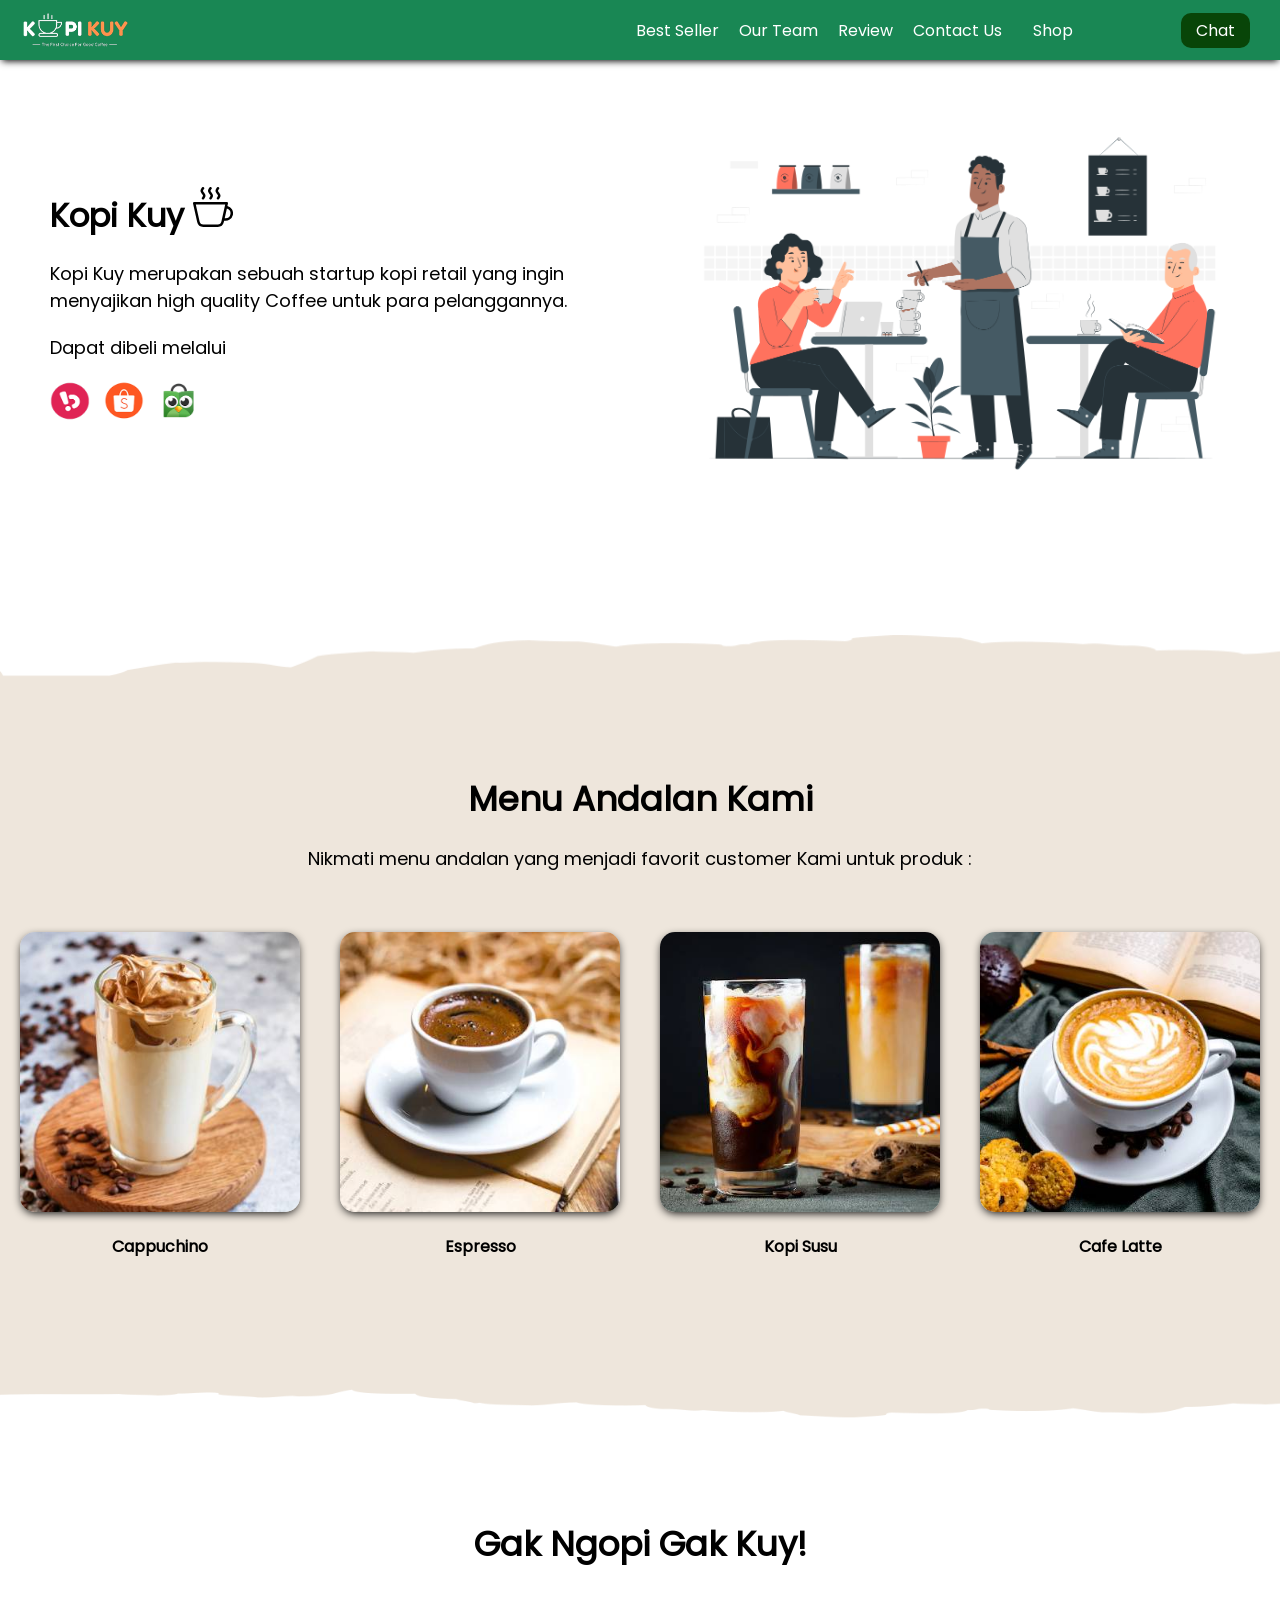
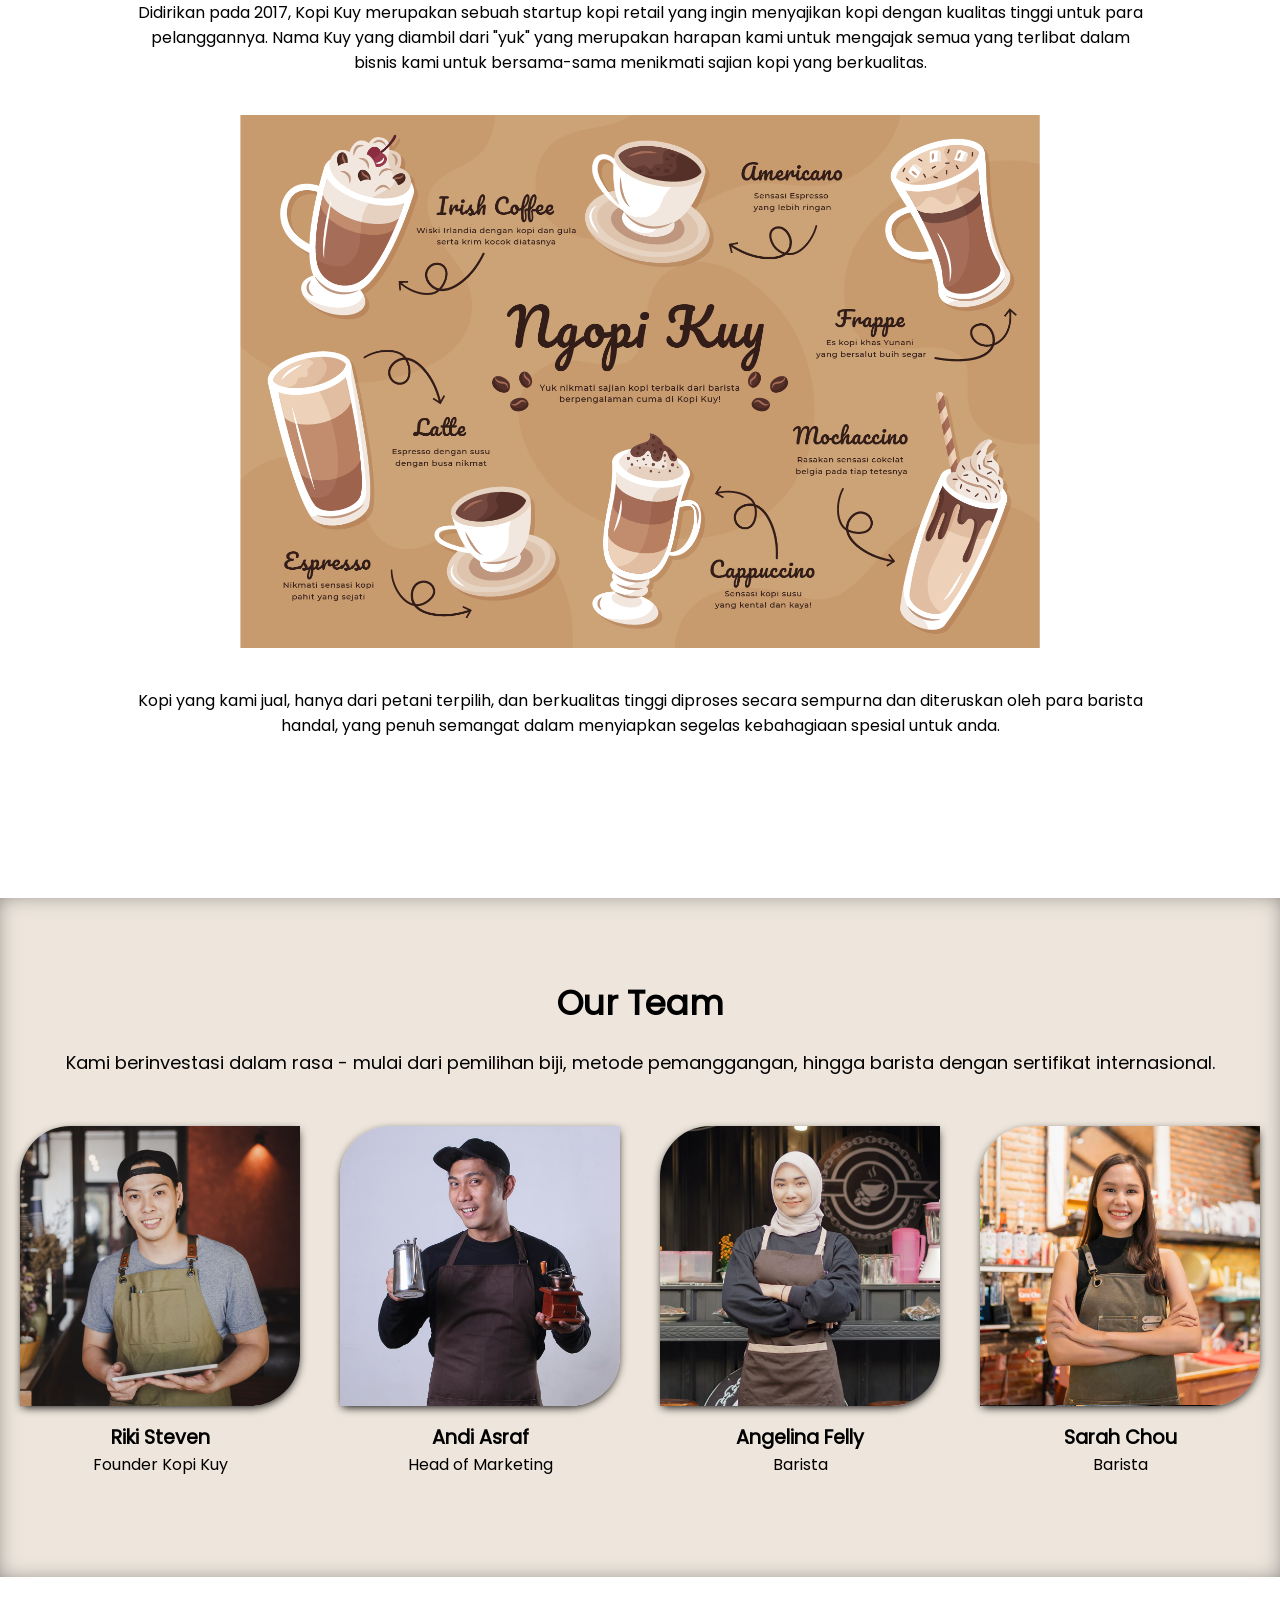
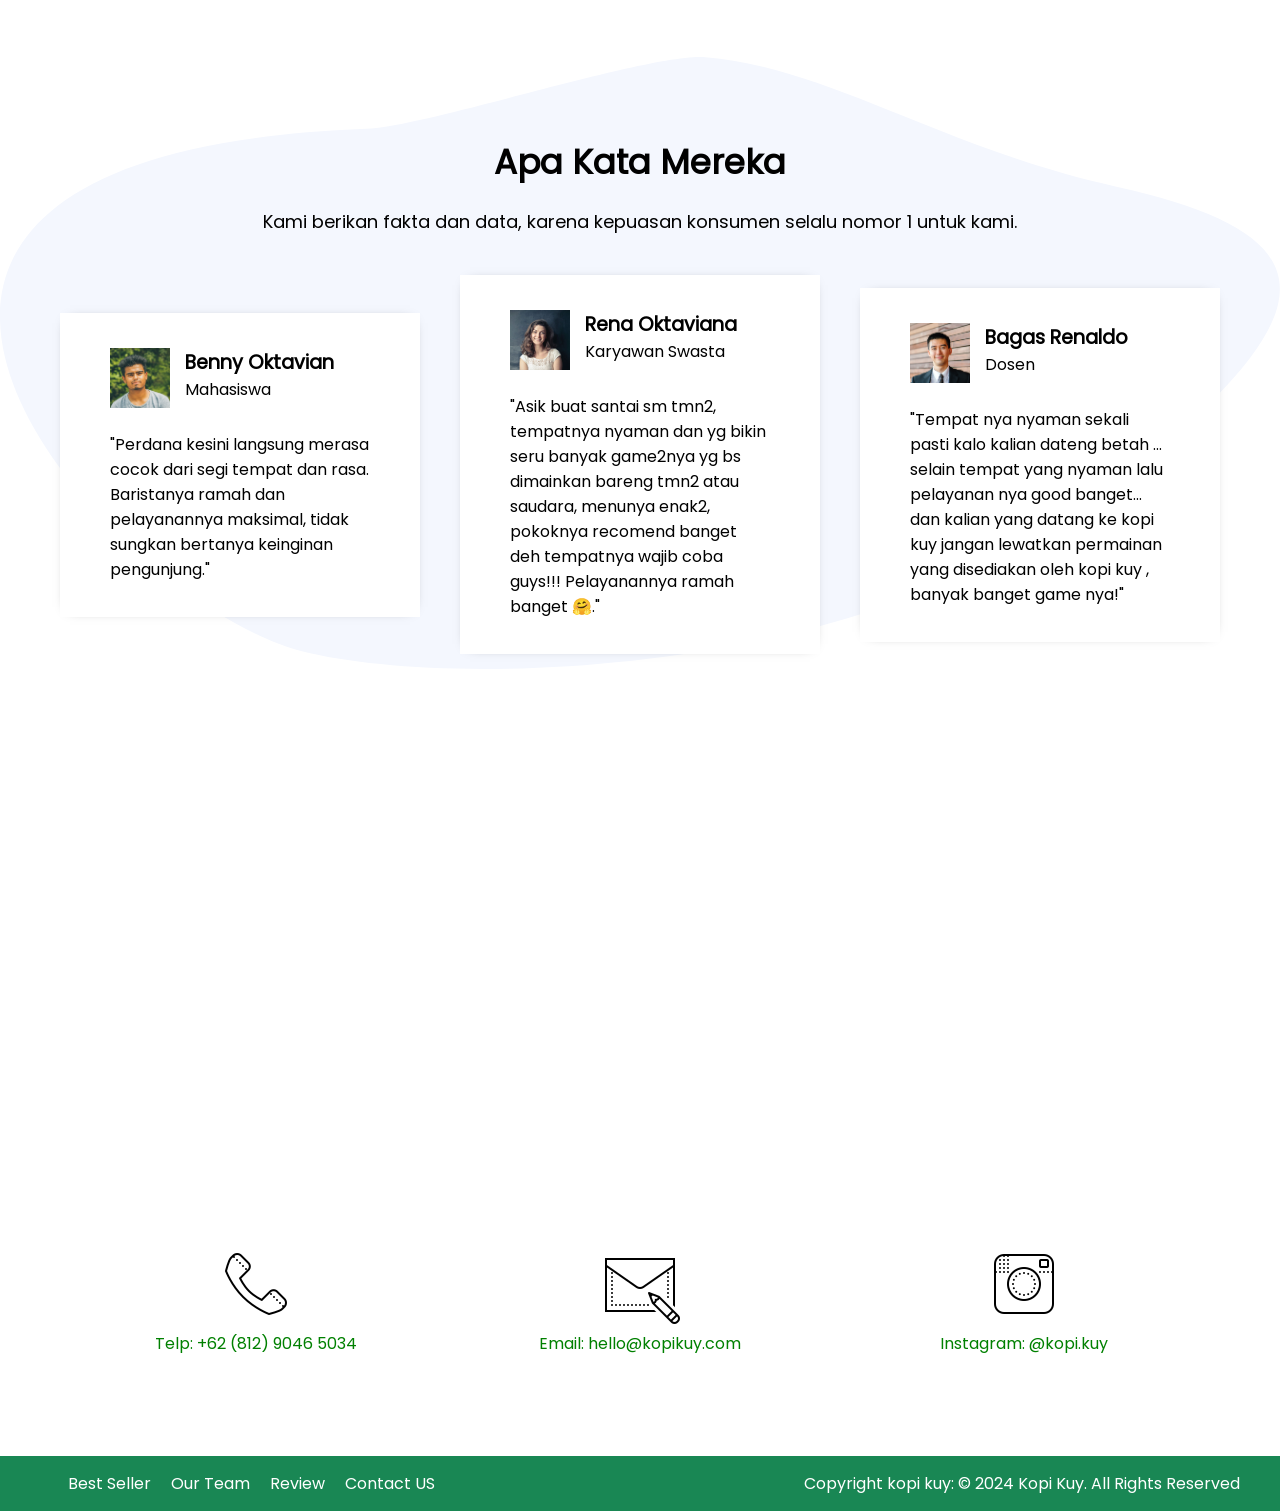
<file: index.html>
<!DOCTYPE html>
<html lang="id">

<head>
    <meta charset="UTF-8">
    <meta http-equiv="X-UA-Compatible" content="IE=edge">
    <meta name="viewport" content="width=device-width, initial-scale=1.0">
    <link rel="shortcut icon" href="images/favicon.ico" type="image/x-icon">
    <title>Website Kopi Kuy</title>
    <link rel="stylesheet" href="css/style.css">
</head>

<body>
    <nav>
        <img class="logo" src="images/logo/logo_kuy.png">
        <div class="navigasi">
            <a href="#best-seller">Best Seller</a>
            <a href="#our-team">Our Team</a>
            <a href="#review">Review</a>
            <a href="#contact-us">Contact Us</a>
        </div>
        <a class="shop" href="produk.html">Shop</a>
        <a class="chat" href="https://wa.me/628123456?text=Saya ingin bertanya" target="_blank">Chat</a>
    </nav>

    <!--Tulis kode header mulai di baris 28-->

    <header>
        <div class="kiri">
            <h1>Kopi Kuy <img src="images/icon/icon_kopi.svg" alt=""></h1>
            <p>Kopi Kuy merupakan sebuah startup kopi retail yang ingin menyajikan
                high quality Coffee untuk para pelanggannya.
            </p>
            <p> Dapat dibeli melalui</p>
            <div class="olshop">
                <img src="images/logo/logo_bukalapak.png" alt="">
                <img src="images/logo/logo_shopee.png" alt="">
                <img src=" images/logo/logo_tokopedia.png" alt="">
            </div>
        </div>
        <div class="kanan">
            <img src="images/header/header2.png" alt="">
        </div>
    </header>

    <section class="best-seller" id="best-seller">
        <h2>Menu Andalan Kami</h2>
        <p>Nikmati menu andalan yang menjadi favorit customer Kami

            untuk produk :
        </p>
        <div class="produk">
            <img src="images/produk/product_capuchino.jpg" alt="">
            <p>Cappuchino</p>
        </div>
        <div class="produk">
            <img src="images/produk/product_espresso.jpg" alt="">
            <p>Espresso</p>
        </div>
        <div class="produk">
            <img src="images/produk/product_kopi_susu.jpg" alt="">
            <p>Kopi Susu</p>
        </div>
        <div class="produk">
            <img src="images/produk/product_latte.jpg" alt="">
            <p>Cafe Latte</p>
        </div>
    </section>

    <section class="about-us" id="about-us">
        <h2>Gak Ngopi Gak Kuy!</h2>
        <p>Didirikan pada 2017, Kopi Kuy merupakan sebuah startup kopi retail
            yang ingin menyajikan kopi dengan kualitas tinggi untuk para pelanggannya.
            Nama Kuy yang diambil dari "yuk" yang merupakan harapan kami untuk mengajak semua
            yang terlibat dalam bisnis kami untuk bersama-sama menikmati sajian kopi yang berkualitas.
        </p>
        <img src="images/about-us/aset_kopi_jumbo.png" alt="">
        <p>Kopi yang kami jual, hanya dari petani terpilih, dan berkualitas tinggi diproses
            secara sempurna dan diteruskan oleh para barista handal, yang penuh semangat
            dalam menyiapkan segelas kebahagiaan spesial untuk anda.</p>
    </section>

    <section class="our-team" id="our-team">
        <h2>Our Team</h2>
        <p>Kami berinvestasi dalam rasa - mulai dari pemilihan biji, metode pemanggangan,
            hingga barista dengan sertifikat internasional.</p>
        <div class="team">
            <img src="images/team/team1.jpg" alt="">
            <h3>Riki Steven</h3>
            <p>Founder Kopi Kuy</p>
        </div>
        <div class="team">
            <img src="images/team/team2.jpg" alt="">
            <h3>Andi Asraf</h3>
            <p>Head of Marketing</p>
        </div>
        <div class="team">
            <img src="images/team/team3.jpg" alt="">
            <h3>Angelina Felly</h3>
            <p>Barista</p>
        </div>
        <div class="team">
            <img src="images/team/team4.jpg" alt="">
            <h3>Sarah Chou</h3>
            <p>Barista</p>
        </div>
    </section>

    <section class="review" id="review">
        <h2>Apa Kata Mereka</h2>
        <p>Kami berikan fakta dan data, karena kepuasan konsumen selalu nomor 1 untuk kami.</p>
        <div class="testimoni">
            <img src="images/customer/customer1.jpg" alt="">
            <div class="profile">
                <h3>Benny Oktavian</h3>
                <p>Mahasiswa</p>
            </div>
            <p>"Perdana kesini langsung merasa cocok dari segi tempat dan rasa.
                Baristanya ramah dan pelayanannya maksimal, tidak sungkan bertanya keinginan pengunjung."
            </p>
        </div>
        <div class="testimoni">
            <img src="images/customer/customer2.jpg" alt="">
            <div class="profile">
                <h3>Rena Oktaviana</h3>
                <p>Karyawan Swasta</p>
            </div>
            <p>"Asik buat santai sm tmn2, tempatnya nyaman dan yg bikin seru banyak game2nya
                yg bs dimainkan bareng tmn2 atau saudara, menunya enak2, pokoknya recomend
                banget deh tempatnya wajib coba guys!!! Pelayanannya ramah banget 🤗."
            </p>
        </div>
        <div class="testimoni">
            <img src="images/customer/customer3.jpg" alt="">
            <div class="profile">
                <h3>Bagas Renaldo</h3>
                <p>Dosen</p>
            </div>
            <p>"Tempat nya nyaman sekali pasti kalo kalian dateng betah ...
                selain tempat yang nyaman lalu pelayanan nya good banget...
                dan kalian yang datang ke kopi kuy jangan lewatkan permainan yang disediakan
                oleh kopi kuy , banyak banget game nya!"
            </p>
        </div>
    </section>

    <section class="contact-us" id="contact-us">
        <iframe
            src="https://www.google.com/maps/embed?pb=!1m14!1m8!1m3!1d7932.741866032694!2d106.668581!3d-6.214715!3m2!1i1024!2i768!4f13.1!3m3!1m2!1s0x2e69f9912c7f297b%3A0xe5a3a671dae861ab!2sKopi%20kuy!5e0!3m2!1sid!2sid!4v1680617229460!5m2!1sid!2sid"
            allowfullscreen="" loading="lazy" referrerpolicy="no-referrer-when-downgrade"></iframe>
        <div class="kontak">
            <img src="images/icon/icon_phone.png" alt="">
            <p>Telp: +62 (812) 9046 5034</p>
        </div>
        <div class="kontak">
            <img src="images/icon/icon_mail.png" alt="">
            <p>Email: hello@kopikuy.com</p>
        </div>
        <div class="kontak">
            <img src="images/icon/icon_instagram.png" alt="">
            <p>Instagram: @kopi.kuy</p>
        </div>
    </section>

    <footer>
        <div class="navigasi">
            <a href="#best-seller">Best Seller</a>
            <a href="#our-team">Our Team</a>
            <a href="#review">Review</a>
            <a href="#contact-us">Contact US</a>

        </div>
        <div class="copyright">
            <p>Copyright kopi kuy: © 2024 Kopi Kuy. All Rights Reserved</p>
        </div>
    </footer>
</body>

</html>
</file>
<file: css/style.css>
/* Kode * di bawah ini untuk mereset tampilan setiap web browser supaya seragam */

* {
   box-sizing: border-box;
   margin: 0;
   padding: 0;
}

html {
   /* scroll-behavior: smooth agar scroll ketika klik pada navigasi menjadi halus */
   scroll-behavior: smooth;
}

/* 
Kode di bawah ini untuk mengatur nav sampai footer agar memiliki tampilan flexibel
selengkapnya akan di bahas di hari ke 3
*/

nav,
header,
section,
footer {
   /* 
      display: flex memiliki pengaturan yang dapat mengatur agar elemen
      di dalamnya memiliki ukuran yang fleksibel
      digunakan saat ada elemen yang isinya lebih dari satu kolom
   */
   display: flex;
   /* 
      align-items: center mengatur elemen di dalamnya rata tengah vertikal
   */
   align-items: center;

   /* 
      justify-content: center mengatur elemen di dalamnya rata tengah horizontal
   */
   justify-content: center;

   /* 
      flex-wrap: wrap mengatur agar jika lebar elemen berlebih, maka elemen
      akan otomatis diletakan di baris baru (tidak dipaksakan di satu baris)
   */
   flex-wrap: wrap;
}



/* 
Kode @font-face untuk menginstall font ke dalam Website 
src adalah untuk lokasi fontnya, font dapat di cari di website https://fonts.google.com/
dengan memberi nama family, maka kita mendaftarkan font tersebut ke dalam website
*/

@font-face {
   src: url(../fonts/poppins.woff2);
   font-family: 'Poppins';
}

body {
   /* 
   mendaftarkan semua teks pada body menjadi family Poppins 
   kenapa pada body? karena elemen body membungkus semua elemen dari nav section sampai footer
   */
   font-family: 'Poppins';
}

/*
Misalnya ada font dari google yang bernama Irish Grover yang berada di:
https://fonts.gstatic.com/s/irishgrover/v23/buExpoi6YtLz2QW7LA4flVgv__RP.woff2

maka bisa coba copy kode berikut untuk menginstall font tadi:

@font-face {
  font-family: 'Irish Grover';
  font-style: normal;
  font-weight: 400;
  src: url(https://fonts.gstatic.com/s/irishgrover/v23/buExpoi6YtLz2QW7LA4flVgv__RP.woff2) format('woff2');
}

Jika kode di atas sudah di copy
Nanti pada element yang ingin menggunakan font Irish Grover Tadi, tinggal diganti font-familynya
misal mau mengganti h1 dan h2 maka kodenya sebagai berikut:

h1,h2 {
   font-family: 'Irish Grover';
}

*/


a {
   /* menghilangkan garis bawah pada link */
   text-decoration: none;

   /* 
   color: adalah untuk mengganti warna tulisan.
   color:unset digunakan pada a untuk menghilangkan warna bawaan pada link (biasanya warna biru) 
   */
   color: unset;
}

h2 {
   /* mengatur ukuran huruf ke 34 pixel */
   font-size: 34px;
}

h3 {
   /* mengatur ukuran huruf ke 1.2rem */
   font-size: 1.2rem;
}

h1,
h2,
h3 {
   /* mengatur tebal huruf bisa bold, normal*/
   font-weight: bold;
}

img {
   /* 
      kode max-width artinya lebar maksimal
      mengatur agar semua elemen img memiliki lebar maksimal 100% agar
      besar gambar tidak melebihi layar ataupun elemen pembungkus
   */
   max-width: 100%;
}

/* Navigasi */

nav {
   /* 
   background-color mengatur warna latar belakang 
   untuk pengguna hp, pergantian warna tidak bisa seperti vs code
   hanya dapat menggunakan warna bahasa inggris seperti: red, green, brown, purple dsb
   untuk pengguna vscode silahkan arahkan mouse ke kotak warna di bawah
   untuk mengganti warna sesuai keinginan
   */
   background-color: #198754;

   /* box-shadow membuat efek bayangan */
   box-shadow: 0 3px 7px -2px #000;

   /* width mengatur lebar elemen. 100% agar lebarnya full dari kiri sampai kanan layar */
   width: 100%;

   /* 
   padding digunakan untuk memberi jarak ke dalam. 
   efeknya bila digunakan pada elemen yang memiliki warna latar akan membuat elemen tersebut 'gemuk'
   padding-top artinya jarak ke atas, nilai padding dapat berupa
   padding-top, padding-bottom, padding-left, padding-right
   */
   padding-top: 10px;
   padding-bottom: 10px;

   /* 
   position mengatur posisi elemen, position:fixed supaya elemen nav akan ikut menempel di atas layar
   saat kita scroll ke bawah. Jika ingin navigasi gak nempel, bisa menggunakan position:static;
   */
   position: fixed;

   /* Nilai z-index semakin besar, maka elemen akan semakin di depan */
   z-index: 500;
}

img.logo {
   /* height mengatur tinggi elemen */
   height: 40px;
   /* penjelasan margin mirip dengan padding, fungsinya untuk memberi jarak pada elemen */
   margin-left: 20px;
}

div.navigasi {
   margin-left: auto;
   margin-right: 15px;
}

nav a {
   color: #fff;
   padding-left: 8px;
   padding-right: 8px;
}

a.shop {
   margin-right: 100px;
}

a.chat {
   margin-right: 30px;
   background-color: rgb(8, 69, 8);
   color: #fff;
   padding-top: 5px;
   padding-right: 15px;
   padding-bottom: 5px;
   padding-left: 15px;
   border-radius: 10px;
}


/* 
   PERHATIKAN bahwa dalam mengatur elemen, nama elemen langsung ditulis
   sedangkan untuk mengatur class, dibutuhkan tanda titik (.) terlebih dulu
   img {} berarti seluruh elemen dengan tag img (<img src="....">), 
   sedangkan .img artinya hanya elemen dengan class img (<img class="img" src="...">) 
*/


/* HEADER */


header,
section {
   /*
    padding mengatur jarak ke dalam
    pada padding dan margin ditambahkan top / right / bottom / top 
    untuk mengatur jarak masing-masing 
   */
   padding-top: 80px;
   padding-bottom: 80px;

   /* margin mengatur jarak ke luar */
   margin-bottom: 80px;
}

/* penulisan CSS dapat digabung dengan beberapa elemen */
header div.kiri,
header div.kanan {
   /* width mengatur lebar elemen. 50% artinya setengah ukuran elemen pembungkus */
   width: 50%;
   padding: 50px;
}

header h1 {
   margin-bottom: 20px;
}

header p {
   /* font-size digunakan untuk mengatur ukuran huruf */
   font-size: 18px;
   margin-bottom: 20px;
}

div.olshop img {
   width: 40px;
   /* aspect-ratio:1 agar tinggi menyesuaikan width */
   aspect-ratio: 1;
   margin-right: 10px;
}

/* Best Seller */

section.best-seller {
   position: relative;

   /* background-color mengatur warna latar belakang elemen */
   background-color: #EEE6DC;

   /* text-align mengatur rata tulisan, bisa bernilai: left, right, center, justify */
   text-align: center;
}

/* 
terkait position, after, dan before memerlukan pemahaman mendalam
terkait layout pada CSS untuk dapat memahami secara penuh 
*/

section.best-seller::before,
section.best-seller::after {
   position: absolute;
   content: "";
   width: 100%;
   height: 76px;

   /* background-image untuk menambahkan gambar sebagai background */
   background-image: url(../images/background/garis-atas.png);

   /*background-size agar gambar latar menyesuaikan tinggi / lebar elemen */
   background-size: cover;

   top: -60px;
   left: 0;
}

section.best-seller::after {
   height: 60px;
   background-image: url(../images/background/garis-bawah.png);
   top: unset;
   bottom: -60px;
}

section.best-seller h2 {
   margin-bottom: 20px;
   width: 100%;
}

/* 
Penulisan section.best-seller > p berarti mengatur elemen p yang langsung
di bungkus oleh elemen <section class="best-seller">
aturan ini tidak berlaku untuk elemen <p> yang ada di dalam <div class="produk">
*/

section.best-seller>p {
   font-size: 18px;
   margin-bottom: 40px;
   width: 100%;
}

div.produk {
   /* 
      Penulisan padding dan margin seperti padding:20px ini penulisan singkat 
      yang berarti top, right, bottom, left nilainya sama, yaitu 20px 
   */
   padding: 20px;
   width: 25%;
}

div.produk img {
   /* transition membuat animasi transisi dari perubahan style, 0.3s berarti 0.3 detik */
   transition: all 0.3s ease;

   /* border-radius  Membuat sudut membulat */
   border-radius: 15px;

   /* box-shadow membuat efek bayangan */
   box-shadow: 0 3px 10px -2px #000;
}

/*

kode div.produk img:hover akan dijalankan saat mouse ada di atas elemen <img> yang ada
di dalam <div class="produk"> 
karena ada efek transition pada div.produk img 
maka akan menghasilkan efek animasi yang smooth

*/
div.produk img:hover {

   /* membuat transformasi, bisa berupa scale(1.05), rotate(180deg), translateY(-50px), dsb */
   transform: scale(0.9);
   border-radius: 50%;
}

div.produk p {
   margin-top: 15px;
   font-weight: bold;
}



/* About US */

section.about-us {
   /* max-width: 80%; mengatur lebar maksimal elemen tidak boleh melebihi 80% layar */
   max-width: 80%;

   /* margin-left dan margin-right auto akan membuat posisi elemen berada di tengah */
   margin-left: auto;
   margin-right: auto;
   text-align: center;
}

section.about-us h2 {
   margin-bottom: 30px;
   width: 100%;
}

section.about-us img {
   /* 
      Penulisan width: 800px dan max-width: 100% mengatur agar
      elemen memiliki lebar 800px namun tidak boleh melebihi 100% ukuran layar
   */
   width: 800px;
   max-width: 100%;
   margin: auto;
}

/*
section.about-us p:nth-child(2) berarti mengatur elemen ke 2 dengan jenis <p>
yang ada di dalam <section class="about-us">
*/

section.about-us p:nth-child(2) {
   margin-bottom: 40px;
}

section.about-us p:nth-child(4) {
   margin-top: 40px;
}


/* OUR TEAM */

section.our-team {
   background-color: #EEE6DC;
   box-shadow: inset 0px 0px 23px -6px #707070;
   text-align: center;
}

section.our-team h2 {
   margin-bottom: 20px;
   width: 100%;
}

section.our-team>p {
   margin-bottom: 30px;
   font-size: 18px;
   width: 800px;
   max-width: 90%;
   margin-left: auto;
   margin-right: auto;
   width: 100%;
}

div.team {
   width: 25%;
   padding: 20px;
}

div.team img {
   width: 100%;
   aspect-ratio: 1/1;
   object-fit: cover;
   box-shadow: 0 3px 10px -2px #000;
   border-radius: 50px 0px 50px 0px;
   margin-bottom: 10px;
}


/* REVIEW */

section.review {
   background-image: url(../images/background/bg-review.svg);
   /* 
      background-size: contain;
      membuat gambar latar belakang tidak terpotong
   */
   background-size: contain;

   /* 
      background-repeat: no-repeat;
      membuat gambar latar belakang tidak diulang (duplikat)
   */
   background-repeat: no-repeat;
   padding-left: 40px;
   padding-right: 40px;
   justify-content: space-around;
   /* align-items: stretch; membuat tinggi elemen di dalam .review .baris seragam */
   text-align: center;
}

section.review h2 {
   margin-bottom: 20px;
   width: 100%;
}

section.review>p {
   margin-bottom: 40px;
   font-size: 18px;
   width: 100%;
}

div.testimoni {
   width: 30%;
   display: flex;
   flex-wrap: wrap;
   padding: 35px 50px;
   box-shadow: 0px 0px 12px -10px #000;
   background-color: #fff;
}

div.testimoni img {
   width: 60px;
   height: 60px;
   margin-right: 15px;
   object-fit: cover;
}

div.profile {
   text-align: left;
   display: block;
   margin-bottom: 30px;
   width: calc(100% - 75px);
}

div.profile p {
   width: 100%;
   text-align: left;
}

div.testimoni>p {
   width: 100%;
   text-align: left;
}

*[data-from="tmp"]>* {
   position: relative;
}

*[data-from="tmp"]>*:nth-child(1):before {
   position: absolute;
   color: red;
   bottom: 40px;
   content: "prakerja";
   font-size: 13px;
   z-index: 10;
   text-decoration: line-through;
}

/* CONTACT US */
section.contact-us {
   margin-bottom: 20px;
}

section.contact-us iframe {
   width: 100%;
   height: 300px;
   border: 0;
}

div.kontak {
   width: 30%;
   /* color mengatur warna tulisan */
   color: green;
   text-align: center;
   margin-top: 50px;
}


/* FOOTER */

footer {
   background-color: #198754;
   padding-top: 15px;
   padding-bottom: 15px;
   color: #fff;
   padding-right: 40px;
   padding-left: 40px;
}

footer div.navigasi {
   margin-left: 20px;
   margin-right: auto;
}

footer div.navigasi a {
   padding: 8px;
}



/* UNTUK kode RESPONSIF hari ke 3 tulis DI BAWAH sini */

@media (max-width: 600px) {

   div.produk,
   div.team,
   div.kontak {
      width: 50%;
   }

   div.testimoni {
      width: 100%;
      padding: 20px;
      margin-bottom: 26px;
   }

   div.navigasi {
      display: none;
   }

   a.shop {
      margin-right: 10px;
      margin-left: auto;
   }

   header div.kiri,
   header div.kanan {
      width: 100%;
      padding: 40px;
      text-align: center;
   }
}

/* Kode CSS Selesai di sini */
</file>
